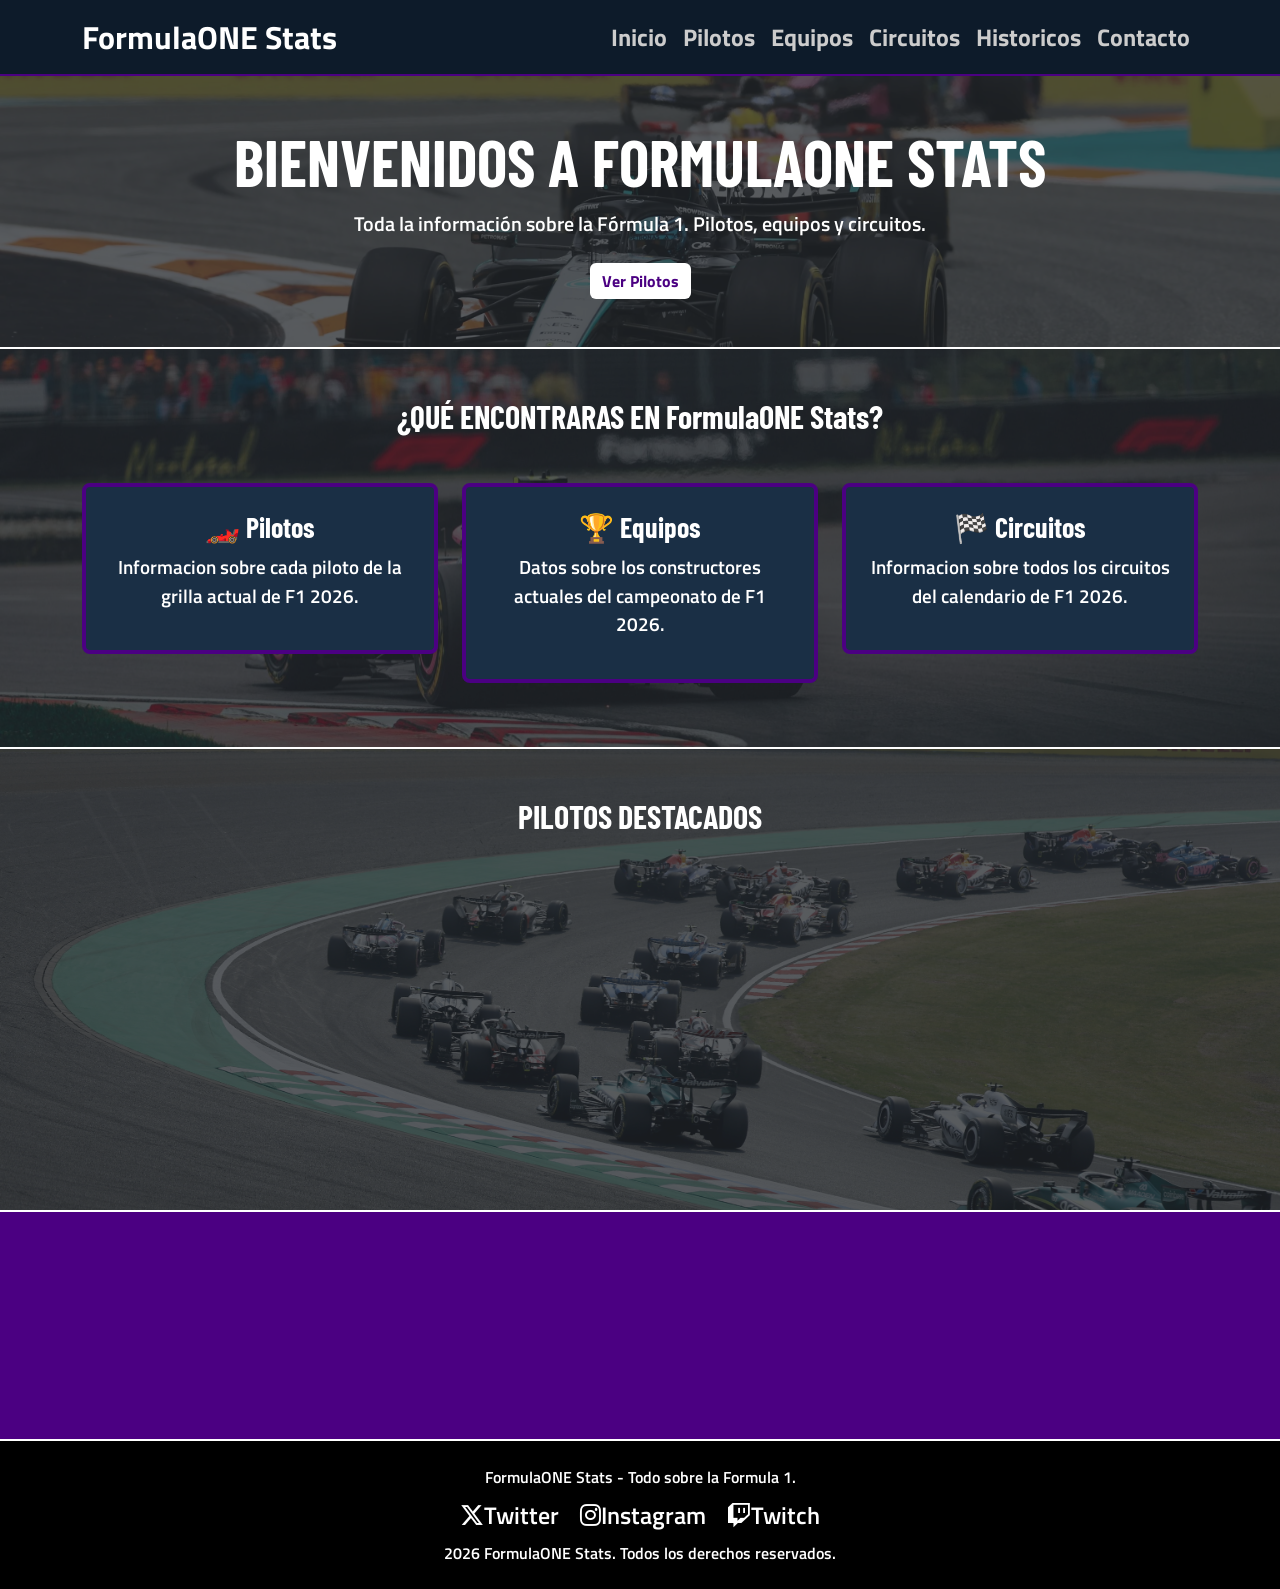
<file: index.html>
<!DOCTYPE html>
<html lang="es">
<head>
    <meta charset="UTF-8">
    <meta name="viewport" content="width=device-width, initial-scale=1.0">
    <title>FormulaONE Stats</title>
    <link href="https://fonts.googleapis.com/css2?family=Titillium+Web:wght@400;600;700&family=Barlow+Condensed:wght@500;700&display=swap" rel="stylesheet">
    <link href="https://cdn.jsdelivr.net/npm/bootstrap@5.3.3/dist/css/bootstrap.min.css" rel="stylesheet">
    <link rel="stylesheet" href="https://cdnjs.cloudflare.com/ajax/libs/font-awesome/6.5.0/css/all.min.css">
    <link rel="stylesheet" href="https://unpkg.com/aos@2.3.1/dist/aos.css">
    <link rel="stylesheet" href="css/styles.css">
</head>
<body>

    <nav class="navbar navbar-expand-lg" id="navbar-principal">
        <div class="container">
            <a class="navbar-brand" href="index.html">FormulaONE Stats</a>
            <button class="navbar-toggler" type="button"
                    data-bs-toggle="collapse"
                    data-bs-target="#menuNavbar">
                <span class="navbar-toggler-icon"></span>
            </button>
            <div class="collapse navbar-collapse" id="menuNavbar">
                <ul class="navbar-nav ms-auto">
                    <li class="nav-item">
                        <a class="nav-link active" href="index.html">Inicio</a>
                    </li>
                    <li class="nav-item">
                        <a class="nav-link" href="pilotos.html">Pilotos</a>
                    </li>
                    <li class="nav-item">
                        <a class="nav-link" href="equipos.html">Equipos</a>
                    </li>
                    <li class="nav-item">
                        <a class="nav-link" href="circuitos.html">Circuitos</a>
                    </li>
                    <li class="nav-item">
                        <a class="nav-link" href="historicos.html">Historicos</a>
                    </li>
                    <li class="nav-item">
                        <a class="nav-link" href="contacto.html">Contacto</a>
                    </li>
                </ul>
            </div>
        </div>
    </nav>

    <section id="inicio-pagina">
        <div class="bg-dark bg-opacity-75" py-5>
            <div class="container text-center py-5">
                <h1 class="fw-bold display-3">BIENVENIDOS A FORMULAONE STATS</h1>
                <p class="fs-5 mb-4">Toda la información sobre la Fórmula 1. Pilotos, equipos y circuitos.</p>
                <a href="pilotos.html" class="btn btn-light fw-bold">Ver Pilotos</a>
            </div>
        </div>    
    </section>

    <section id="inicio-caracteristicas">
        <div class="bg-dark bg-opacity-75" py-5>
            <div class="container text-center py-5">
                <h2 class="fw-bold mb-5">¿QUÉ ENCONTRARAS EN FormulaONE Stats?</h2>
                <div class="row">
                    <div class="col-md-4" data-aos="fade-up">
                        <div class="tarjeta p-4 mb-3">
                            <h3 class="fw-bold">🏎️ Pilotos</h3>
                            <p>Informacion sobre cada piloto de la grilla actual de F1 2026.</p>
                        </div>
                    </div>
                    <div class="col-md-4" data-aos="fade-up">
                        <div class="tarjeta p-4 mb-3">
                            <h3 class="fw-bold">🏆 Equipos</h3>
                            <p>Datos sobre los constructores actuales del campeonato de F1 2026.</p>
                        </div>
                    </div>
                    <div class="col-md-4" data-aos="fade-up">
                        <div class="tarjeta p-4 mb-3">
                            <h3 class="fw-bold">🏁 Circuitos</h3>
                            <p>Informacion sobre todos los circuitos del calendario de F1 2026.</p>
                        </div>
                    </div>
                </div>
            </div>
        </div>    
    </section>

    <section id="destacados">
        <div class="bg-dark bg-opacity-75" py-5>
            <div class="container text-center py-5">
                <h2 class="fw-bold mb-4">PILOTOS DESTACADOS</h2>
                <div class="row">
                    <div class="col-md-3 mb-3" data-aos="zoom-in">
                        <div class="tarjeta-piloto p-3">
                            <h4 class="fw-bold">Max Verstappen</h4>
                            <p class="mb-0">Red Bull Racing</p>
                        </div>
                    </div>
                    <div class="col-md-3 mb-3" data-aos="zoom-in">
                        <div class="tarjeta-piloto p-3">
                            <h4 class="fw-bold">Lewis Hamilton</h4>
                            <p class="mb-0">Ferrari</p>
                        </div>
                    </div>
                    <div class="col-md-3 mb-3" data-aos="zoom-in">
                        <div class="tarjeta-piloto p-3">
                            <h4 class="fw-bold">Charles Leclerc</h4>
                            <p class="mb-0">Ferrari</p>
                        </div>
                    </div>
                    <div class="col-md-3 mb-3" data-aos="zoom-in">
                        <div class="tarjeta-piloto p-3">
                            <h4 class="fw-bold">Lando Norris</h4>
                            <p class="mb-0">McLaren</p>
                        </div>
                    </div>
                    <div class="col-md-3 mb-3" data-aos="zoom-in">
                        <div class="tarjeta-piloto p-3">
                            <h4 class="fw-bold">Kimi Antonelli</h4>
                            <p class="mb-0">Mercedes AMG</p>
                        </div>
                    </div>
                    <div class="col-md-3 mb-3" data-aos="zoom-in">
                        <div class="tarjeta-piloto p-3">
                            <h4 class="fw-bold">Franco Colapinto</h4>
                            <p class="mb-0">Alpine BTW</p>
                        </div>
                    </div>
                    <div class="col-md-3 mb-3" data-aos="zoom-in">
                        <div class="tarjeta-piloto p-3">
                            <h4 class="fw-bold">Gabriel Bortoleto</h4>
                            <p class="mb-0">Audi</p>
                        </div>
                    </div>
                    <div class="col-md-3 mb-3" data-aos="zoom-in">
                        <div class="tarjeta-piloto p-3">
                            <h4 class="fw-bold">Fernando Alonso</h4>
                            <p class="mb-0">Aston Martin</p>
                        </div>
                    </div>
                </div>
            </div>
        </div>    
    </section>

    <section id="stats-inicio" class="py-4">
        <div class="container py-4">
            <div class="row text-center">
                <div class="col-md-3" data-aos="fade-down">
                    <h2 class="fw-bold display-3">22</h2>
                    <p class="fs-5">Pilotos en grilla</p>
                </div>
                <div class="col-md-3" data-aos="fade-down">
                    <h2 class="fw-bold display-3">11</h2>
                    <p class="fs-5">Equipos constructores</p>
                </div>
                <div class="col-md-3" data-aos="fade-down">
                    <h2 class="fw-bold display-3">24</h2>
                    <p class="fs-5">Carreras en el calendario</p>
                </div>
                <div class="col-md-3" data-aos="fade-down">
                    <h2 class="fw-bold display-3">76</h2>
                    <p class="fs-5">Años de historia de la F1</p>
                </div>
            </div>
        </div>
    </section>

    <footer id="footer">
        <div class="container text-center py-4">
            <p class="mb-2">FormulaONE Stats - Todo sobre la Formula 1.</p>
            <div id="redes" class="mb-2">
                <a href="https://twitter.com" target="_blank" class="text-white text-decoration-none mx-2">
                    <i class="fa-brands fa-x-twitter"></i>Twitter
                </a>
                <a href="https://instagram.com" target="_blank" class="text-white text-decoration-none mx-2">
                    <i class="fa-brands fa-instagram"></i>Instagram
                </a>
                <a href="https://twitch.com" target="_blank" class="text-white text-decoration-none mx-2">
                    <i class="fa-brands fa-twitch"></i>Twitch
                </a>
            </div>
            <p class="mb-0">2026 FormulaONE Stats. Todos los derechos reservados.</p>
        </div>
    </footer>

    <script src="https://cdn.jsdelivr.net/npm/bootstrap@5.3.3/dist/js/bootstrap.bundle.min.js"></script>
    <script src="https://unpkg.com/aos@2.3.1/dist/aos.js"></script>
    <script>
        AOS.init();
    </script>
</body>
</html>
</file>
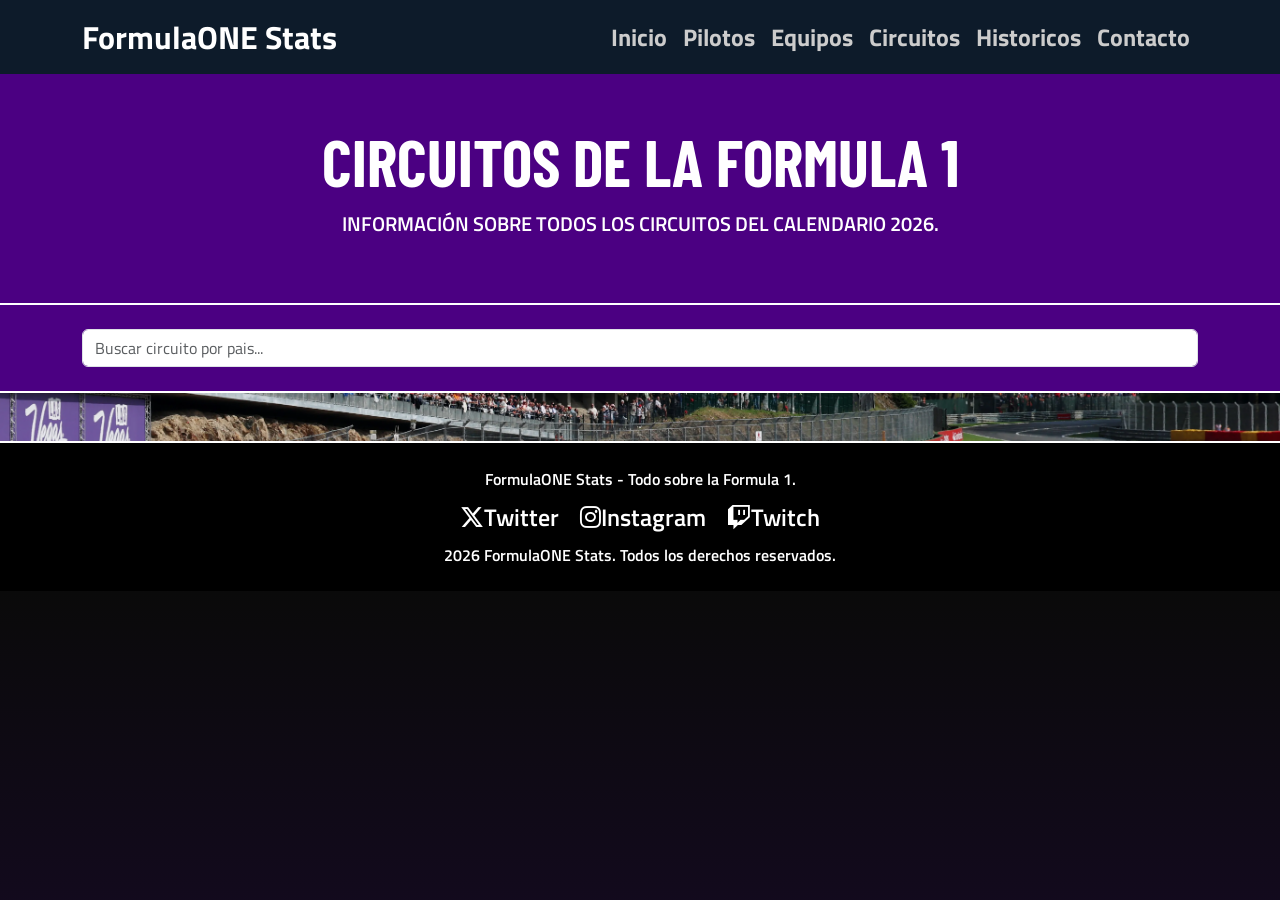
<file: circuitos.html>
<!DOCTYPE html>
<html lang="es">
<head>
    <meta charset="UTF-8">
    <meta name="viewport" content="width=device-width, initial-scale=1.0">
    <title>Circuitos - FormulaONE Stats</title>
    <link href="https://fonts.googleapis.com/css2?family=Titillium+Web:wght@400;600;700&family=Barlow+Condensed:wght@500;700&display=swap" rel="stylesheet">
    <link href="https://cdn.jsdelivr.net/npm/bootstrap@5.3.3/dist/css/bootstrap.min.css" rel="stylesheet">
    <link rel="stylesheet" href="https://cdnjs.cloudflare.com/ajax/libs/font-awesome/6.5.0/css/all.min.css">
    <link rel="stylesheet" href="https://unpkg.com/aos@2.3.1/dist/aos.css">
    <link rel="stylesheet" href="css/styles.css">
</head>
<body>

    <nav class="navbar navbar-expand-lg" id="navbar-principal">
        <div class="container">
            <a class="navbar-brand" href="index.html">FormulaONE Stats</a>
            <button class="navbar-toggler" type="button"
                    data-bs-toggle="collapse"
                    data-bs-target="#menuNavbar">
                <span class="navbar-toggler-icon"></span>
            </button>
            <div class="collapse navbar-collapse" id="menuNavbar">
                <ul class="navbar-nav ms-auto">
                    <li class="nav-item">
                        <a class="nav-link" href="index.html">Inicio</a>
                    </li>
                    <li class="nav-item">
                        <a class="nav-link" href="pilotos.html">Pilotos</a>
                    </li>
                    <li class="nav-item">
                        <a class="nav-link" href="equipos.html">Equipos</a>
                    </li>
                    <li class="nav-item">
                        <a class="nav-link active" href="circuitos.html">Circuitos</a>
                    </li>
                    <li class="nav-item">
                        <a class="nav-link" href="historicos.html">Historicos</a>
                    </li>
                    <li class="nav-item">
                        <a class="nav-link" href="contacto.html">Contacto</a>
                    </li>
                </ul>
            </div>
        </div>
    </nav>
    
<section id="inicio-circuitos">
        <div class="container text-center py-5">
            <h1 class="fw-bold display-3">CIRCUITOS DE LA FORMULA 1</h1>
            <p class="fs-5">INFORMACIÓN SOBRE TODOS LOS CIRCUITOS DEL CALENDARIO 2026.</p>
        </div>
    </section>

    <section id="busqueda-circuitos">
        <div class="container py-4">
            <input type="text" id="inputBuscarCircuito" class="form-control" placeholder="Buscar circuito por pais...">
        </div>
    </section>

    <section id="circuito-listado">
        <div class="container py-4">
            <div class="row" id="contenedorCircuitos">
            </div>
        </div>
    </section>

    <footer id="footer">
        <div class="container text-center py-4">
            <p class="mb-2">FormulaONE Stats - Todo sobre la Formula 1.</p>
            <div id="redes" class="mb-2">
                <a href="https://twitter.com" target="_blank" class="text-white text-decoration-none mx-2">
                    <i class="fa-brands fa-x-twitter"></i>Twitter
                </a>
                <a href="https://instagram.com" target="_blank"class="text-white text-decoration-none mx-2">
                    <i class="fa-brands fa-instagram"></i>Instagram
                </a>
                <a href="https://twitch.com" target="_blank"class="text-white text-decoration-none mx-2">
                    <i class="fa-brands fa-twitch"></i>Twitch
                </a>
            </div>
            <p class="mb-0">2026 FormulaONE Stats. Todos los derechos reservados.</p>
        </div>
    </footer>

    <script src="https://cdn.jsdelivr.net/npm/bootstrap@5.3.3/dist/js/bootstrap.bundle.min.js"></script>
    <script src="js/circuitos.js"></script>
    <script src="https://unpkg.com/aos@2.3.1/dist/aos.js"></script>
    <script>
        AOS.init();
    </script>

</body>
</html>
</file>
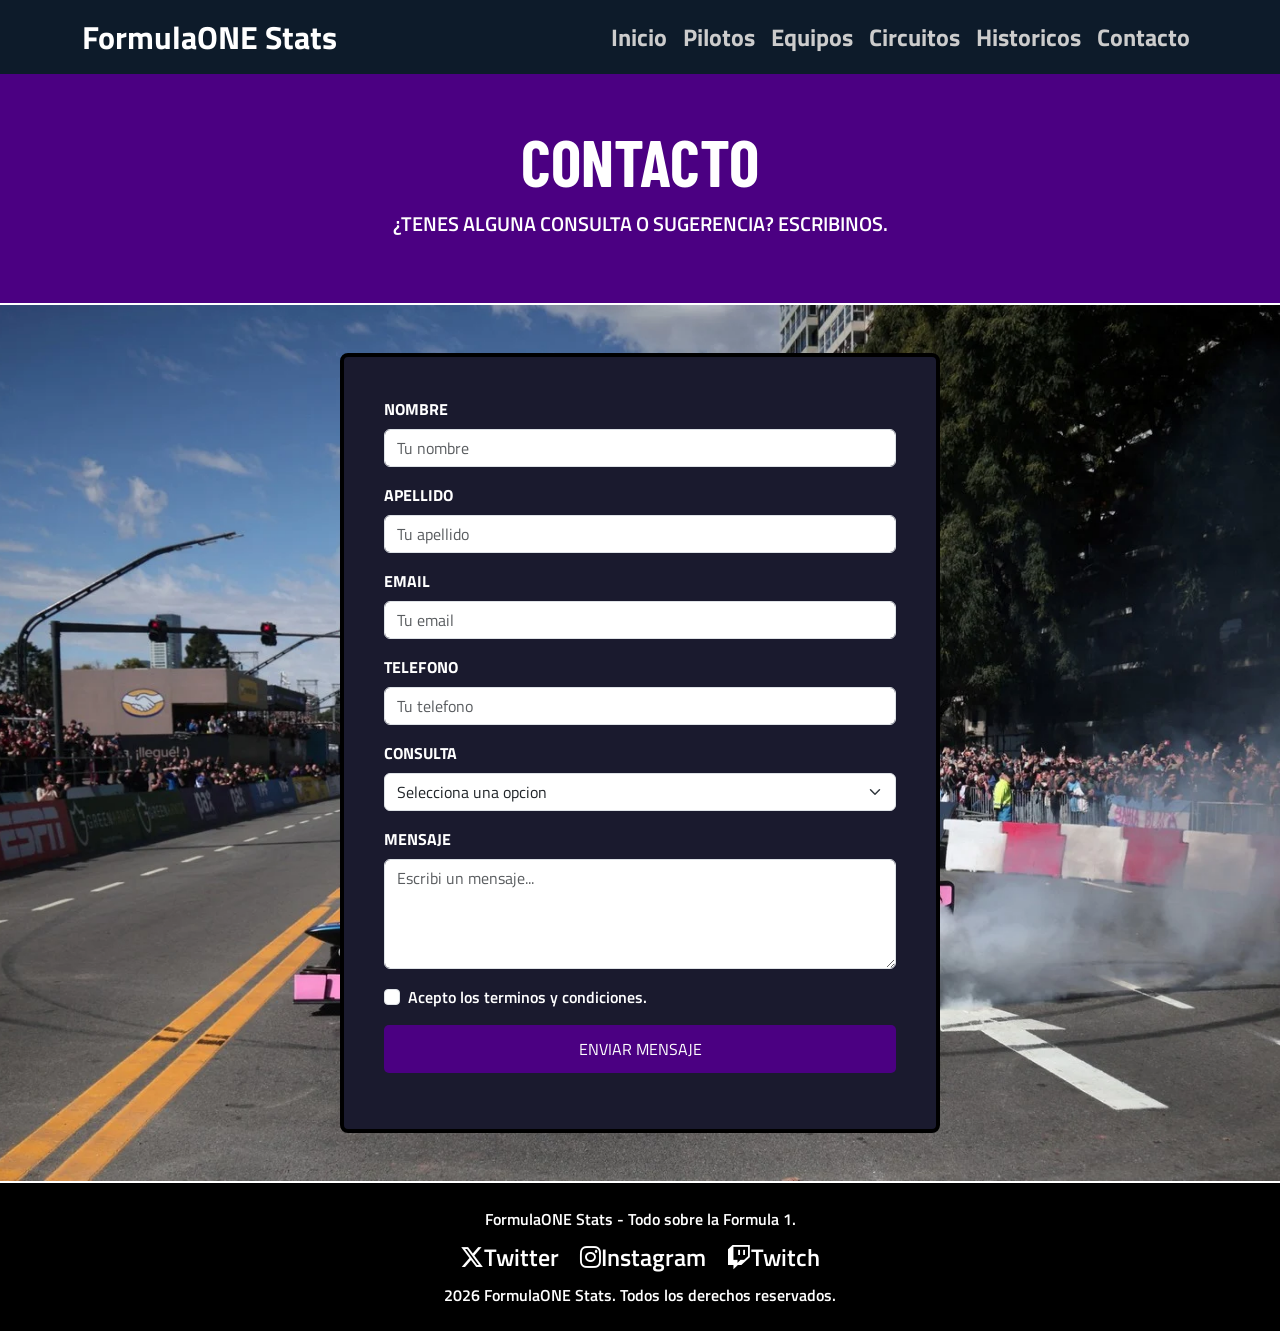
<file: contacto.html>
<!DOCTYPE html>
<html lang="es">
<head>
    <meta charset="UTF-8">
    <meta name="viewport" content="width=device-width, initial-scale=1.0">
    <title>FormulaONE Stats</title>
    <link href="https://fonts.googleapis.com/css2?family=Titillium+Web:wght@400;600;700&family=Barlow+Condensed:wght@500;700&display=swap" rel="stylesheet">
    <link href="https://cdn.jsdelivr.net/npm/bootstrap@5.3.3/dist/css/bootstrap.min.css" rel="stylesheet">
    <link rel="stylesheet" href="https://cdnjs.cloudflare.com/ajax/libs/font-awesome/6.5.0/css/all.min.css">
    <link rel="stylesheet" href="https://unpkg.com/aos@2.3.1/dist/aos.css">
    <link rel="stylesheet" href="css/styles.css">
</head>
<body>

    <nav class="navbar navbar-expand-lg" id="navbar-principal">
        <div class="container">
            <a class="navbar-brand" href="index.html">FormulaONE Stats</a>
            <button class="navbar-toggler" type="button"
                    data-bs-toggle="collapse"
                    data-bs-target="#menuNavbar">
                <span class="navbar-toggler-icon"></span>
            </button>
            <div class="collapse navbar-collapse" id="menuNavbar">
                <ul class="navbar-nav ms-auto">
                    <li class="nav-item">
                        <a class="nav-link" href="index.html">Inicio</a>
                    </li>
                    <li class="nav-item">
                        <a class="nav-link" href="pilotos.html">Pilotos</a>
                    </li>
                    <li class="nav-item">
                        <a class="nav-link" href="equipos.html">Equipos</a>
                    </li>
                    <li class="nav-item">
                        <a class="nav-link" href="circuitos.html">Circuitos</a>
                    </li>
                    <li class="nav-item">
                        <a class="nav-link" href="historicos.html">Historicos</a>
                    </li>
                    <li class="nav-item">
                        <a class="nav-link active" href="contacto.html">Contacto</a>
                    </li>
                </ul>
            </div>
        </div>
    </nav>
    
    <section id="inicio-contactos">
        <div class="container text-center py-5">
            <h1 class="fw-bold display-3">CONTACTO</h1>
            <p class="fs-5">¿TENES ALGUNA CONSULTA O SUGERENCIA? ESCRIBINOS.</p>
        </div>
    </section>

    <section id="seccion-contacto">
        <div class="container py-5">
            <div class="formulario-contacto mx-auto">

                <div class="mb-3">
                    <label for="nombre" class="form-label fw-bold">NOMBRE</label>
                    <input type="text" id="nombre" class="form-control" placeholder="Tu nombre">
                    <span class="error" id="error-nombre"></span>
                </div>

                <div class="mb-3">
                    <label for="apellido" class="form-label fw-bold">APELLIDO</label>
                    <input type="text" id="apellido" class="form-control" placeholder="Tu apellido">
                    <span class="error" id="error-apellido"></span>
                </div>

                <div class="mb-3">
                    <label for="email" class="form-label fw-bold">EMAIL</label>
                    <input type="text" id="email" class="form-control" placeholder="Tu email">
                    <span class="error" id="error-email"></span>
                </div>

                <div class="mb-3">
                    <label for="telefono" class="form-label fw-bold">TELEFONO</label>
                    <input type="text" id="telefono" class="form-control" placeholder="Tu telefono">
                    <span class="error" id="error-telefono"></span>
                </div>

                <div class="mb-3">
                    <label for="motivo" class="form-label fw-bold">CONSULTA</label>
                    <select id="motivo" class="form-select">
                        <option value="">Selecciona una opcion</option>
                        <option value="consulta">Consulta general</option>
                        <option value="sugerencia">Sugerencia</option>
                        <option value="error">Reportar error</option>
                        <option value="otro">Otro</option>
                    </select>
                    <span class="error" id="error-motivo"></span>
                </div>

                <div class="mb-3">
                    <label for="mensaje" class="form-label fw-bold">MENSAJE</label>
                    <textarea id="mensaje" class="form-control" placeholder="Escribi un mensaje..." rows="4"></textarea>
                    <span class="error" id="error-mensaje"></span>
                </div>

                <div class="mb-3">
                    <div class="form-check">
                        <input type="checkbox" id="terminos" class="form-check-input">
                        <label class="form-check-label" for="terminos">Acepto los terminos y condiciones.</label>
                    </div>
                    <span class="error" id="error-terminos"></span>
                </div>

                <button id="btnEnviar" class="btn w-100">ENVIAR MENSAJE</button>
                <div id="mensaje-exito" class="text-center mt-3"></div>

            </div>
        </div>
    </section>

    <footer id="footer">
        <div class="container text-center py-4">
            <p class="mb-2">FormulaONE Stats - Todo sobre la Formula 1.</p>
            <div id="redes" class="mb-2">
                <a href="https://twitter.com" target="_blank" class="text-white text-decoration-none mx-2">
                    <i class="fa-brands fa-x-twitter"></i>Twitter
                </a>
                <a href="https://instagram.com" target="_blank" class="text-white text-decoration-none mx-2">
                    <i class="fa-brands fa-instagram"></i>Instagram
                </a>
                <a href="https://twitch.com" target="_blank" class="text-white text-decoration-none mx-2">
                    <i class="fa-brands fa-twitch"></i>Twitch
                </a>
            </div>
            <p class="mb-0">2026 FormulaONE Stats. Todos los derechos reservados.</p>
        </div>
    </footer>

    <script src="https://cdn.jsdelivr.net/npm/bootstrap@5.3.3/dist/js/bootstrap.bundle.min.js"></script>
    <script src="js/contacto.js"></script>
    <script src="https://unpkg.com/aos@2.3.1/dist/aos.js"></script>
    <script>
        AOS.init();
    </script>
</body>
</html>
</file>
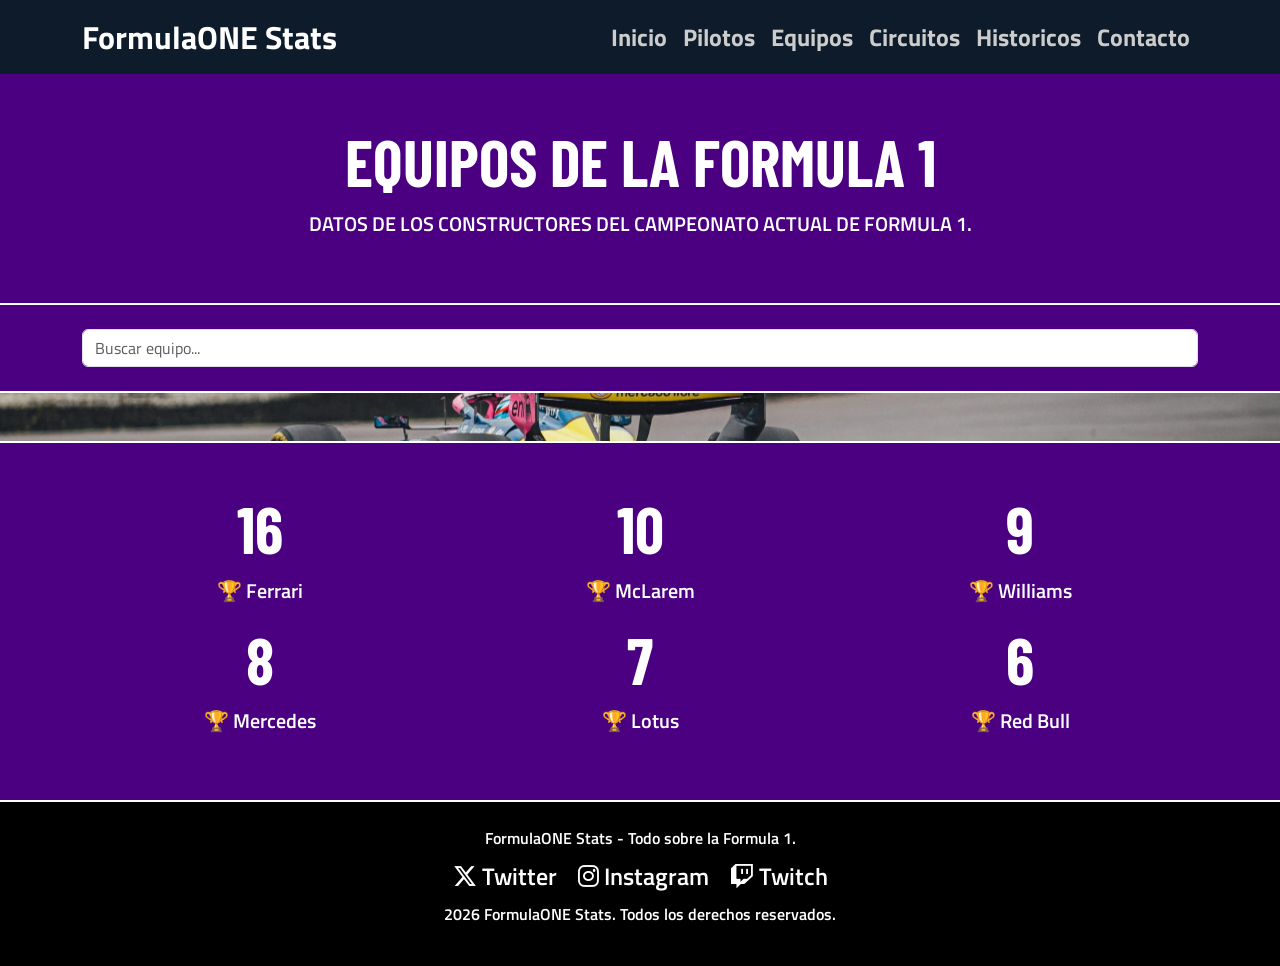
<file: equipos.html>
<!DOCTYPE html>
<html lang="es">
<head>
    <meta charset="UTF-8">
    <meta name="viewport" content="width=device-width, initial-scale=1.0">
    <title>Equipos - FormulaONE Stats</title>
    <link href="https://cdn.jsdelivr.net/npm/bootstrap@5.3.3/dist/css/bootstrap.min.css" rel="stylesheet">
    <link href="https://fonts.googleapis.com/css2?family=Titillium+Web:wght@400;600;700&family=Barlow+Condensed:wght@500;700&display=swap" rel="stylesheet">
    <link rel="stylesheet" href="https://cdnjs.cloudflare.com/ajax/libs/font-awesome/6.5.0/css/all.min.css">
    <link rel="stylesheet" href="https://unpkg.com/aos@2.3.1/dist/aos.css">
    <link rel="stylesheet" href="css/styles.css">
</head>
<body>
    
    <nav class="navbar navbar-expand-lg" id="navbar-principal">
        <div class="container">
            <a class="navbar-brand" href="index.html">FormulaONE Stats</a>
            <button class="navbar-toggler" type="button"
                    data-bs-toggle="collapse"
                    data-bs-target="#menuNavbar">
                <span class="navbar-toggler-icon"></span>
            </button>
            <div class="collapse navbar-collapse" id="menuNavbar">
                <ul class="navbar-nav ms-auto">
                    <li class="nav-item">
                        <a class="nav-link" href="index.html">Inicio</a>
                    </li>
                    <li class="nav-item">
                        <a class="nav-link" href="pilotos.html">Pilotos</a>
                    </li>
                    <li class="nav-item">
                        <a class="nav-link active" href="equipos.html">Equipos</a>
                    </li>
                    <li class="nav-item">
                        <a class="nav-link" href="circuitos.html">Circuitos</a>
                    </li>
                    <li class="nav-item">
                        <a class="nav-link" href="historicos.html">Historicos</a>
                    </li>
                    <li class="nav-item">
                        <a class="nav-link" href="contacto.html">Contacto</a>
                    </li>
                </ul>
            </div>
        </div>
    </nav>
    
    <section id="inicio-equipos">
        <div class="container text-center py-5">
            <h1 class="fw-bold display-3">EQUIPOS DE LA FORMULA 1</h1>
            <p class="fs-5">DATOS DE LOS CONSTRUCTORES DEL CAMPEONATO ACTUAL DE FORMULA 1.</p>
        </div>
    </section>

    <section id="busqueda-equipos">
        <div class="container py-4">
            <input type="text" id="inputBuscarEquipo" class="form-control" placeholder="Buscar equipo...">
        </div>
    </section>

    <section id="equipos-listado">
        <div class="container py-4">
            <div class="row" id="contenedorEquipos">
            </div>
        </div>
    </section>

    <section id="stats-equipos" class="py-4">
        <div class="container text-center py-4">
            <div class="row">
                <div class="col-md-4" data-aos="fade-left">
                    <h2 class="fw-bold display-3">16</h2>
                    <p class="fs-5">🏆 Ferrari</p>
                </div>
                <div class="col-md-4" data-aos="fade-left">
                    <h2 class="fw-bold display-3">10</h2>
                    <p class="fs-5">🏆 McLarem</p>
                </div>
                <div class="col-md-4" data-aos="fade-left">
                    <h2 class="fw-bold display-3">9</h2>
                    <p class="fs-5">🏆 Williams</p>
                </div>
                <div class="col-md-4" data-aos="fade-left">
                    <h2 class="fw-bold display-3">8</h2>
                    <p class="fs-5">🏆 Mercedes</p>
                </div>
                <div class="col-md-4" data-aos="fade-left">
                    <h2 class="fw-bold display-3">7</h2>
                    <p class="fs-5">🏆 Lotus</p>
                </div>
                <div class="col-md-4" data-aos="fade-left">
                    <h2 class="fw-bold display-3">6</h2>
                    <p class="fs-5">🏆 Red Bull</p>
                </div>
            </div>
        </div>
    </section>

    <footer id="footer">
        <div class="container text-center py-4">
            <p class="mb-2">FormulaONE Stats - Todo sobre la Formula 1.</p>
            <div id="redes" class="mb-2">
                <a href="https://twitter.com" target="_blank" class="text-white text-decoration-none mx-2">
                    <i class="fa-brands fa-x-twitter"></i>
                    Twitter
                </a>
                <a href="https://instagram.com" target="_blank" class="text-white text-decoration-none mx-2">
                    <i class="fa-brands fa-instagram"></i>
                    Instagram
                </a>
                <a href="https://twitch.com" target="_blank" class="text-white text-decoration-none mx-2">
                    <i class="fa-brands fa-twitch"></i>
                    Twitch
                </a>
            </div>
            <p>2026 FormulaONE Stats. Todos los derechos reservados.</p>
        </div>
    </footer>

    <script src="https://cdn.jsdelivr.net/npm/bootstrap@5.3.3/dist/js/bootstrap.bundle.min.js"></script>
    <script src="js/equipos.js"></script>
    <script src="https://unpkg.com/aos@2.3.1/dist/aos.js"></script>
    <script>
        AOS.init();
    </script>
</body>
</html>
</file>
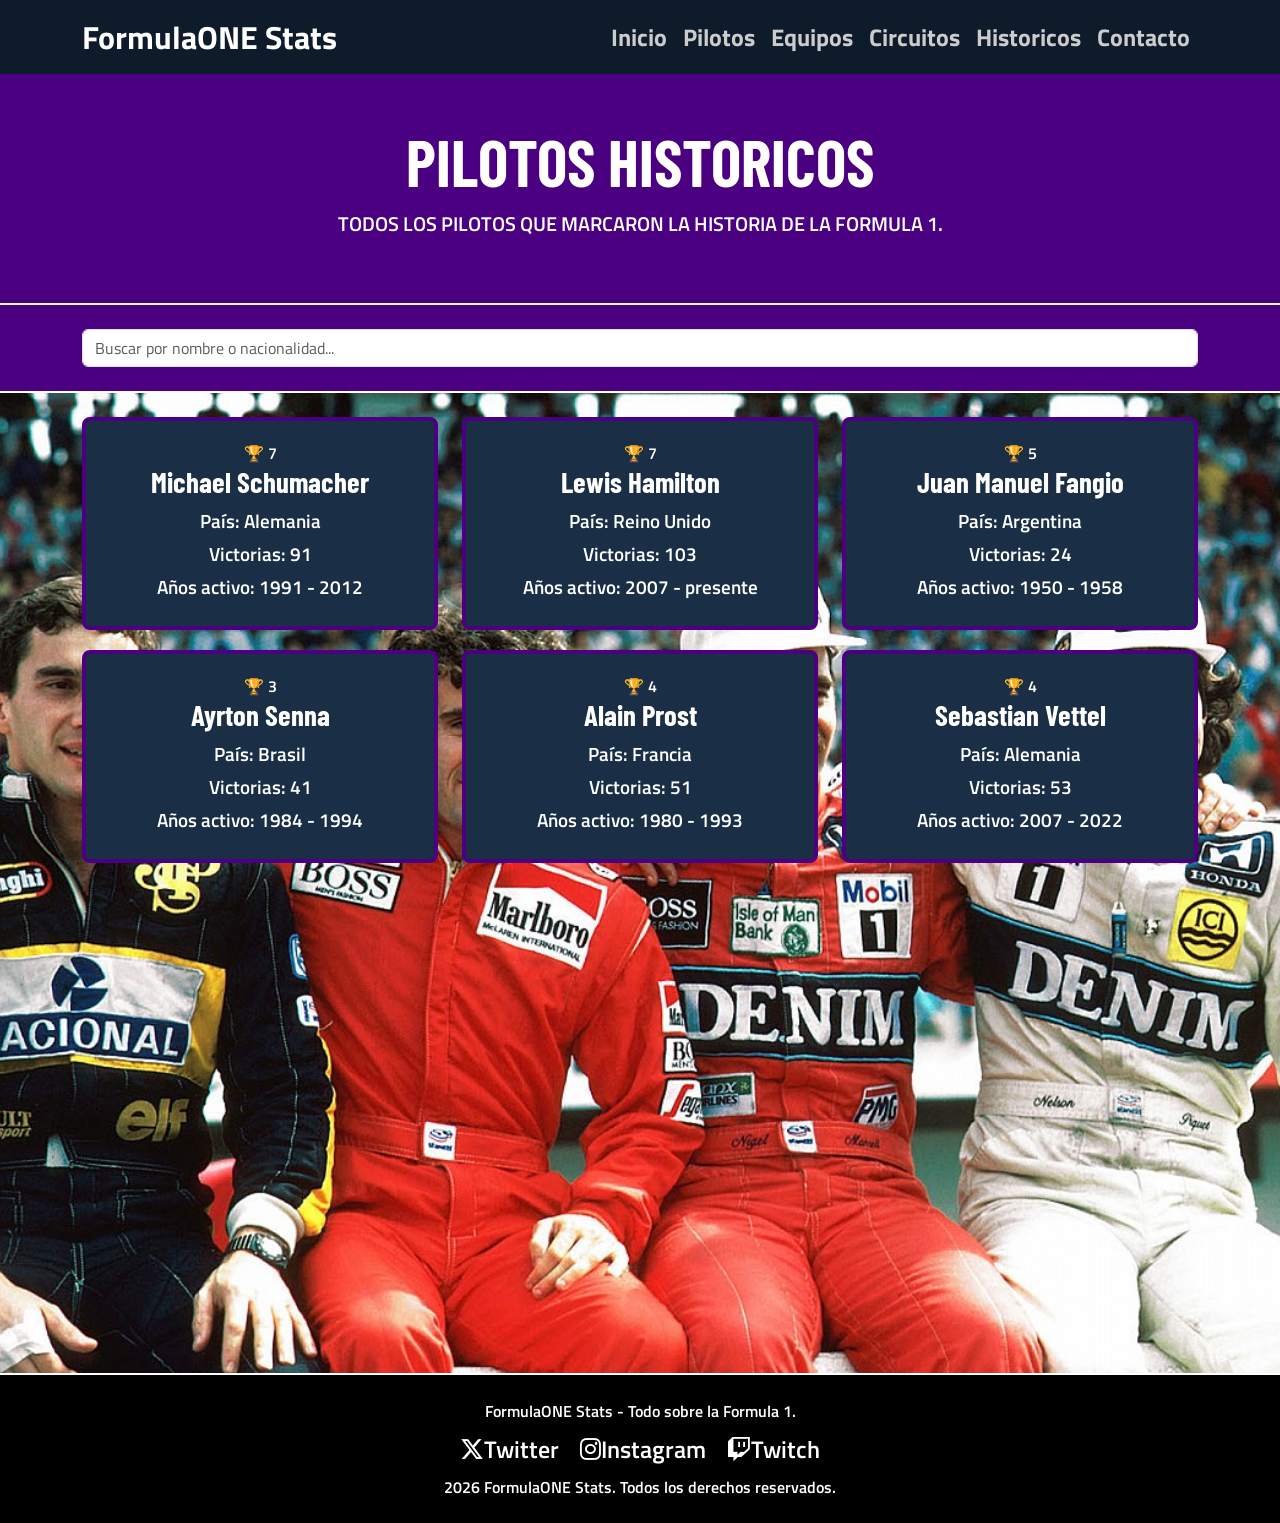
<file: historicos.html>
<!DOCTYPE html>
<html lang="es">
<head>
    <meta charset="UTF-8">
    <meta name="viewport" content="width=device-width, initial-scale=1.0">
    <title>Historicos - FormulaONE Stats</title>
    <link href="https://fonts.googleapis.com/css2?family=Titillium+Web:wght@400;600;700&family=Barlow+Condensed:wght@500;700&display=swap" rel="stylesheet">
    <link href="https://cdn.jsdelivr.net/npm/bootstrap@5.3.3/dist/css/bootstrap.min.css" rel="stylesheet">
    <link rel="stylesheet" href="https://unpkg.com/aos@2.3.1/dist/aos.css">
    <link rel="stylesheet" href="https://cdnjs.cloudflare.com/ajax/libs/font-awesome/6.5.0/css/all.min.css">
    <link rel="stylesheet" href="css/styles.css"> <!-- se aplica por orden, si pones el tuyo antes, boostrap lo pisa -->
</head>
<body>

    <nav class="navbar navbar-expand-lg" id="navbar-principal">
        <div class="container">
            <a class="navbar-brand" href="index.html">FormulaONE Stats</a>
            <button class="navbar-toggler" type="button"
                    data-bs-toggle="collapse"
                    data-bs-target="#menuNavbar">
                <span class="navbar-toggler-icon"></span>
            </button>
            <div class="collapse navbar-collapse" id="menuNavbar">
                <ul class="navbar-nav ms-auto">
                    <li class="nav-item">
                        <a class="nav-link" href="index.html">Inicio</a>
                    </li>
                    <li class="nav-item">
                        <a class="nav-link" href="pilotos.html">Pilotos</a>
                    </li>
                    <li class="nav-item">
                        <a class="nav-link" href="equipos.html">Equipos</a>
                    </li>
                    <li class="nav-item">
                        <a class="nav-link" href="circuitos.html">Circuitos</a>
                    </li>
                    <li class="nav-item">
                        <a class="nav-link active" href="historicos.html">Historicos</a>
                    </li>
                    <li class="nav-item">
                        <a class="nav-link" href="contacto.html">Contacto</a>
                    </li>
                </ul>
            </div>
        </div>
    </nav>

    <section id="inicio-historicos">
        <div class="container text-center py-5">
            <h1 class="fw-bold display-3">PILOTOS HISTORICOS</h1>
            <p class="fs-5">TODOS LOS PILOTOS QUE MARCARON LA HISTORIA DE LA FORMULA 1.</p>
        </div>
    </section>

    <section id="busqueda-historicos">
        <div class="container py-4">
            <input type="text" id="inputBuscarHistorico" class="form-control" placeholder="Buscar por nombre o nacionalidad...">
        </div>
    </section>

    <section id="historicos-listado">
        <div class="container py-4">
            <div class="row" id="contenedorHistoricos"></div>
        </div>
    </section>

    <footer id="footer">
        <div class="container text-center py-4">
            <p class="mb-2">FormulaONE Stats - Todo sobre la Formula 1.</p>
            <div id="redes" class="mb-2">
                <a href="https://twitter.com" target="_blank" class="text-white text-decoration-none mx-2">
                    <i class="fa-brands fa-x-twitter"></i>Twitter
                </a>
                <a href="https://instagram.com" target="_blank" class="text-white text-decoration-none mx-2">
                    <i class="fa-brands fa-instagram"></i>Instagram
                </a>
                <a href="https://twitch.com" target="_blank" class="text-white text-decoration-none mx-2">
                    <i class="fa-brands fa-twitch"></i>Twitch
                </a>
            </div>
            <p class="mb-0">2026 FormulaONE Stats. Todos los derechos reservados.</p>
        </div>
    </footer>

    <script src="https://cdn.jsdelivr.net/npm/bootstrap@5.3.3/dist/js/bootstrap.bundle.min.js"></script>
    <script src="js/historicos.js"></script>
    <script src="https://unpkg.com/aos@2.3.1/dist/aos.js"></script>
    <script>
        AOS.init();
    </script>
</body>
</html>
</file>
<file: css/styles.css>
* {
    margin: 0;
    padding: 0;
    box-sizing: border-box;
}

body {
    font-family: 'Titillium Web', sans-serif;
    font-weight: 600;
    color: white;
    background: linear-gradient(180deg, #0a0a0a, #1a0a2e);
}

h1, h2, h3, h4 {
    font-family: 'Barlow Condensed', sans-serif;
}

p{
    font-weight: 600;
}

section {
    border-bottom: 2px solid white;
}

#navbar-principal {
    background-color: #0d1b2a;
    border-bottom: 2px solid #4B0082;
    font-weight: bold;
    font-size: 1.5rem;
}

#navbar-principal .navbar-brand {
    color: white;
    font-size: 2rem;
    font-weight: bold;
}

#navbar-principal .nav-link {
    color: #ccc
}

#navbar-principal .navbar-toggler {
    border-color: white;
}

#grafico-pilotos, #equipos-listado,  #historicos-listado {
    background-color: #0d1b2a;
}

#inicio-pagina {
    background-image: url('../img/imgHero.jpg');
    background-size: cover;
    background-position: center;
}

#inicio-caracteristicas, #equipos-listado{
    background-image: url('../img/imgHero2.jpg');
    background-size: cover;
    background-position: center;
}
#destacados{
    background-image: url('../img/imgHero3.jpg');
    background-size: cover;
    background-position: center;     
}

#inicio-pagina .btn {
    background-color: white;
    color: #4B0082;
    font-weight: bold;
    border: none;
}

#inicio-pagina .btn:hover {
    background-color: #4B0082;
    color: white;
    border: 2px solid white;
}

#inicio-pagina p {
    font-size: 1.8rem;
    margin-bottom: 30px;
}

#inicio-caracteristicas h2 {
    color: white;
}

.tarjeta {
    background-color: #1a2f45;
    color: white;
    border-radius: 8px;
    padding: 30px 20px;
    margin-bottom: 20px;
    border: 4px solid #4B0082;
}

.tarjeta p {
    font-size: 1.2rem;
}

#footer {
    background-color: black;
    color: white;
}

#redes a {
    font-size: 1.5rem;
    margin: 0 10px;
}

#redes a:hover {
    color:#4B0082 !important;
}

#inicio-pilotos, #busqueda-pilotos,
#inicio-equipos, #busqueda-equipos,
#inicio-circuitos, #busqueda-circuitos,
#inicio-contactos, #seccion-contacto,
#inicio-historicos, #busqueda-historicos,
#stats-inicio, #stats-equipos, #stats-pilotos {
    background-color: #4B0082;
}

#inicio-pilotos p{
    font-size: 1.5rem;
}

.tarjeta-piloto:hover{
    border-color: white;
    background-color: #4B0082;
}

.tarjeta-piloto {
    border: 4px solid #4B0082;
    border-radius: 8px;
    margin-bottom: 20px;
    padding: 20px;
    background-color: #1a2f45;
}

.tarjeta-piloto img {
    width: 120px;
    height: 120px;
    object-fit: cover;
    margin-bottom: 10px;
}
.tarjeta-piloto h4 {
    font-weight: bold;
    margin-bottom: 8px;
    font-size: 2rem;
}

.tarjeta-piloto p {
    font-size: 1.2rem;
    margin-bottom: 4px;
}

#inicio-equipos p{
    font-size: 1.5rem;
}

.tarjeta-equipo-f1 {
    border-radius: 8px;
    padding: 20px;
    margin-bottom: 20px;
    background-color: #1a2f45;
    border: 4px solid #4B0082;
}
.tarjeta-equipo-f1:hover{
    border-color: white;
    background-color: #4B0082;
}

.tarjeta-equipo-f1 h4 {
    font-size: 1.8rem;
    font-weight: bold;
    margin-bottom: 8px;
}

.tarjeta-equipo-f1 p {
    font-size: 1.2rem;
    margin-bottom: 4px;
}

#inicio-circuitos p{
    font-size: 1.5rem;
}
#circuito-listado {
    background-image: url('../img/circuito.jpg');
    background-size: cover;
    background-position: center;
}
.tarjeta-circuitos-f1 {
    border: 4px solid #4B0082;
    border-radius: 8px;
    margin-bottom: 20px;
    padding: 20px;
    background-color: #1a2f45;
}
.tarjeta-circuitos-f1:hover{
    border-color: white;
    background-color: #4B0082;
}

.tarjeta-circuitos-f1 h4 {
    font-size: 1.8rem;
    font-weight: bold;
    margin-bottom: 8px;
}

.tarjeta-circuitos-f1 p {
    font-size: 1.2rem;
    margin-bottom: 4px;
}

.formulario-contacto {
    background-color: #1a1a2e;
    border-radius: 8px;
    padding: 40px;
    max-width: 600px;
    border: 4px solid black;
}

.error {
    color: #ff6b6b;
    font-size: 0.85rem;
    margin-top: 4px;
    display: block;
}

#btnEnviar {
    background-color: #4B0082;
    color: white;
    border: none;
    padding: 12px 30px;
    border-radius: 5px;
    font-size: 1rem;
    cursor: pointer;
}

#btnEnviar:hover {
    background-color: black;
}

#graficoPuntos, #graficoVictorias {
    width: 100%;
    height: 400px;
}

.tarjeta-historico{
    border: 4px solid #4B0082;
    border-radius: 8px;
    margin-bottom: 20px;
    padding: 20px;
    background-color: #1a2f45;
}
.tarjeta-historico:hover{
    border: 4px solid white;
    background-color: #4B0082;
}

.tarjeta-historico h4{
    font-size: 1.8rem;
    font-weight: bold;
    margin-bottom: 8px;
}

.tarjeta-historico p {
    font-size: 1.2rem;
    margin-bottom: 4px;
}
#historicos-listado {
    background-image: url('../img/historicos.jpg');
    background-size: cover;
    background-position: center;
}

#inicio-historicos p{
    font-size: 1.5rem;
}

#inicio-contactos p{
    font-size: 1.5rem;
}
#seccion-contacto {
    background-image: url('../img/contacto.jpg');
    background-size: cover;
    background-position: center;
}

.video-hero {
    position: relative;
    overflow: hidden;
}

.video-hero video {
    position: absolute;
    top: 0;
    left: 0;
    width: 100%;
    height: 100%;
    object-fit: cover;
}

.video-hero .bg-dark {
    position: relative;
    z-index: 1;
}
</file>
